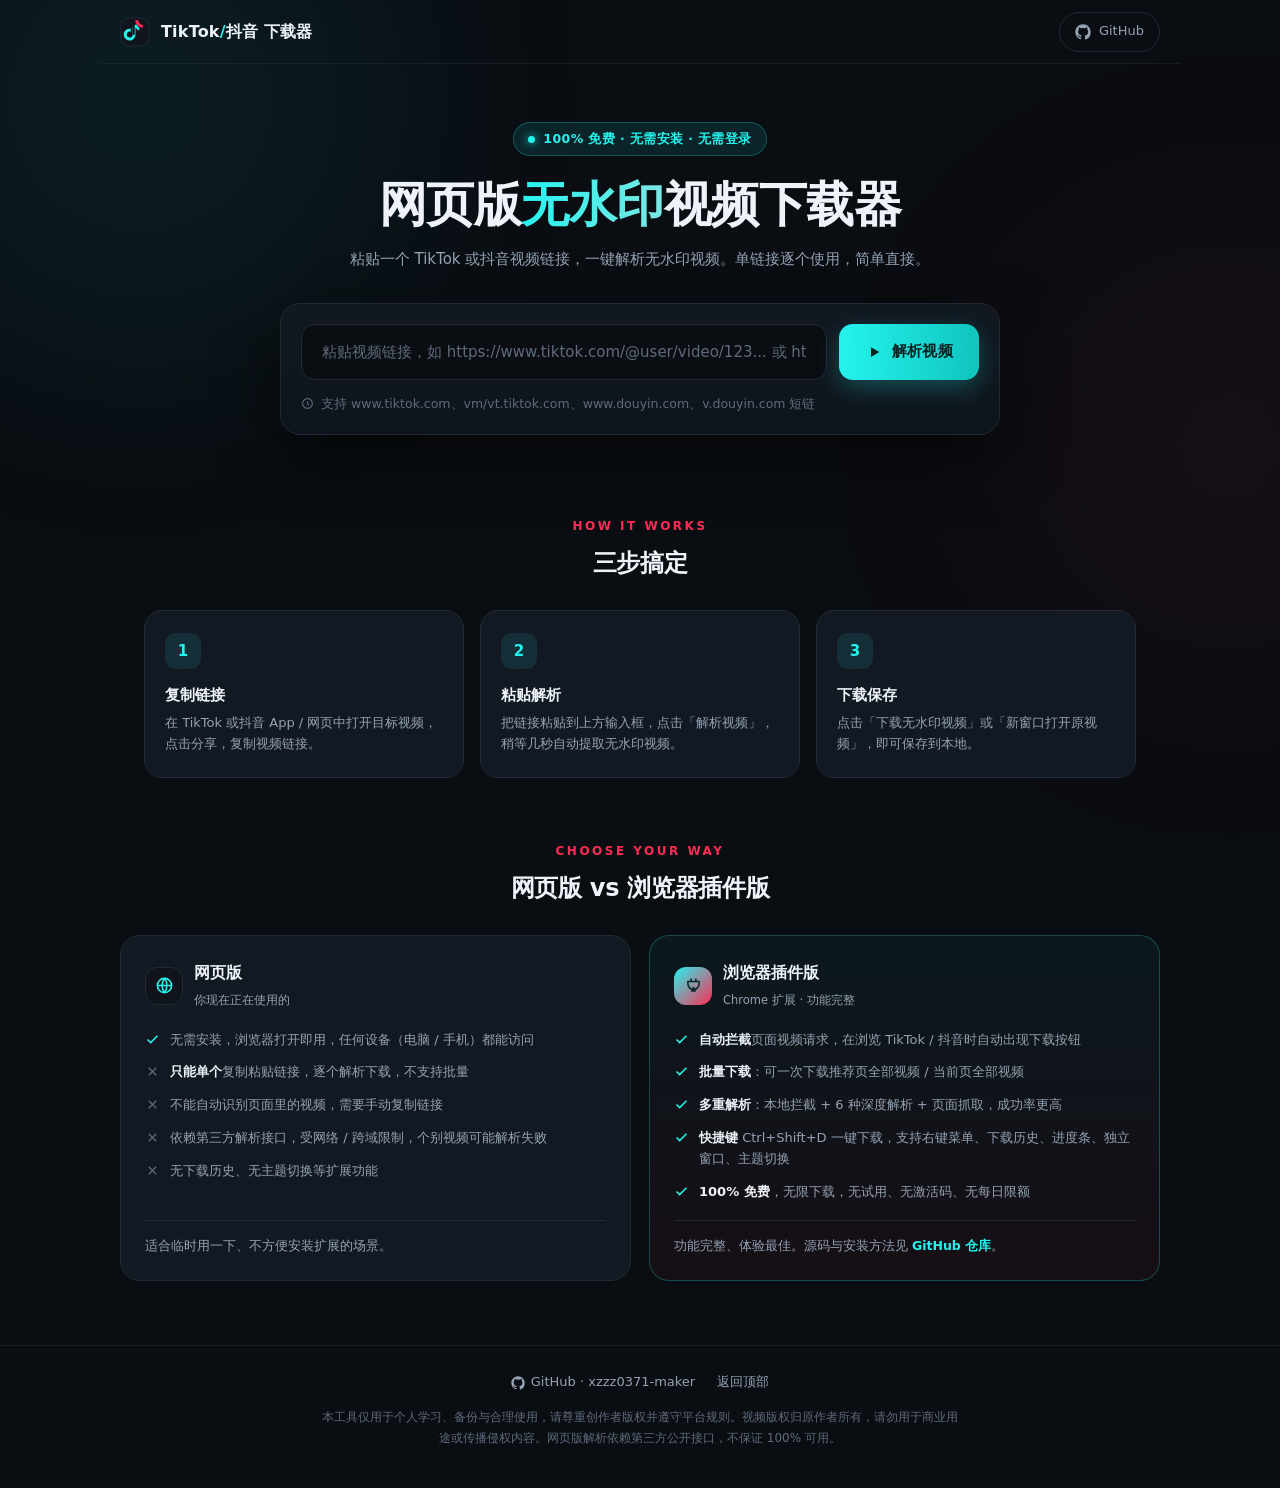
<file: web/index.html>
<!DOCTYPE html>
<html lang="zh-CN">
<head>
<meta charset="UTF-8">
<meta name="viewport" content="width=device-width, initial-scale=1.0">
<title>TikTok / 抖音 无水印视频下载器 · 网页版</title>
<link rel="stylesheet" href="https://miaoda.feishu.cn/fonts/css2?family=Noto+Sans+SC:wght@400;500;700;900&display=swap">
<style>
  :root{
    --bg:#0A0D12;
    --bg2:#0F141C;
    --card:#131922;
    --card2:#0F151D;
    --line:#212B38;
    --line2:rgba(37,244,238,0.25);
    --text:#EDF3F9;
    --text2:#94A3B4;
    --text3:#5D6B7C;
    --cyan:#25F4EE;
    --cyan-soft:rgba(37,244,238,0.10);
    --red:#FE2C55;
    --red-soft:rgba(254,44,85,0.10);
  }
  *{box-sizing:border-box;margin:0;padding:0;}
  html{scroll-behavior:smooth;}
  body{
    font-family:'Noto Sans SC','PingFang SC','Microsoft YaHei',system-ui,sans-serif;
    background:var(--bg);
    color:var(--text);
    line-height:1.6;
    -webkit-font-smoothing:antialiased;
    overflow-x:hidden;
  }
  .wrap{max-width:1080px;margin:0 auto;padding:0 20px;}

  /* ===== 背景氛围光晕 ===== */
  .bgfx{position:fixed;inset:0;pointer-events:none;z-index:0;overflow:hidden;}
  .bgfx::before,.bgfx::after{content:"";position:absolute;border-radius:50%;filter:blur(120px);opacity:0.5;}
  .bgfx::before{width:520px;height:520px;top:-160px;left:-120px;background:rgba(37,244,238,0.14);}
  .bgfx::after{width:460px;height:460px;top:24%;right:-180px;background:rgba(254,44,85,0.11);}

  /* ===== Header ===== */
  header{position:relative;z-index:20;}
  .nav{display:flex;align-items:center;justify-content:space-between;height:64px;gap:16px;border-bottom:1px solid rgba(33,43,56,0.6);}
  .brand{display:flex;align-items:center;gap:11px;font-weight:900;font-size:16px;letter-spacing:0.2px;white-space:nowrap;}
  .brand .logo{width:30px;height:30px;flex:none;}
  .brand b{color:var(--text);}
  .brand b em{font-style:normal;color:var(--cyan);}
  .nav .gh{
    display:inline-flex;align-items:center;gap:8px;height:40px;padding:0 15px;
    border:1px solid var(--line);border-radius:999px;color:var(--text2);
    text-decoration:none;font-size:13px;font-weight:500;white-space:nowrap;
    transition:border-color .15s,color .15s,transform .15s,box-shadow .15s;
  }
  .nav .gh:hover{border-color:var(--cyan);color:var(--cyan);box-shadow:0 0 0 3px var(--cyan-soft);transform:translateY(-1px);}
  .nav .gh svg{width:16px;height:16px;}

  /* ===== Hero ===== */
  .hero{position:relative;z-index:1;padding:58px 0 34px;text-align:center;}
  .hero .kicker{
    display:inline-flex;align-items:center;gap:8px;
    font-size:12.5px;font-weight:700;color:var(--cyan);
    border:1px solid var(--line2);background:var(--cyan-soft);
    padding:6px 14px;border-radius:999px;letter-spacing:0.4px;margin-bottom:20px;
  }
  .hero .kicker .dot{width:7px;height:7px;border-radius:50%;background:var(--cyan);box-shadow:0 0 10px var(--cyan);}
  h1{font-size:clamp(30px,5.2vw,48px);font-weight:900;line-height:1.18;letter-spacing:-0.5px;}
  h1 .g1{background:linear-gradient(92deg,var(--cyan),#7ce7e4);-webkit-background-clip:text;background-clip:text;color:transparent;}
  h1 .g2{background:linear-gradient(92deg,#ff7a97,var(--red));-webkit-background-clip:text;background-clip:text;color:transparent;}
  .hero .sub{max-width:600px;margin:14px auto 0;color:var(--text2);font-size:15px;}

  /* 输入区 */
  .dock{
    max-width:720px;margin:32px auto 0;
    background:linear-gradient(180deg,rgba(19,25,34,0.96),rgba(15,21,29,0.96));
    border:1px solid var(--line);border-radius:20px;
    padding:20px;box-shadow:0 24px 60px rgba(0,0,0,0.5);
    backdrop-filter:blur(8px);
  }
  .dock .bar{display:flex;gap:12px;}
  .dock input{
    flex:1;min-width:0;height:56px;padding:0 20px;border-radius:14px;
    background:var(--bg);border:1px solid var(--line);color:var(--text);
    font-size:15px;font-family:inherit;outline:none;
    transition:border-color .15s,box-shadow .15s;
  }
  .dock input::placeholder{color:var(--text3);}
  .dock input:focus{border-color:var(--cyan);box-shadow:0 0 0 3px var(--cyan-soft);}
  .dock button{
    flex:none;height:56px;padding:0 26px;border:none;border-radius:14px;cursor:pointer;
    background:linear-gradient(92deg,var(--cyan),#0fc4bd);
    color:#05211f;font-size:15px;font-weight:900;font-family:inherit;letter-spacing:0.3px;
    display:inline-flex;align-items:center;gap:9px;
    box-shadow:0 8px 24px rgba(37,244,238,0.25);
    transition:filter .15s,transform .15s,box-shadow .15s;
  }
  .dock button:hover{filter:brightness(1.06);transform:translateY(-1px);box-shadow:0 12px 30px rgba(37,244,238,0.32);}
  .dock button:disabled{filter:grayscale(0.55) brightness(0.7);cursor:not-allowed;transform:none;box-shadow:none;}
  .dock button svg{width:18px;height:18px;}
  .dock .hint{margin-top:14px;font-size:12.5px;color:var(--text3);text-align:left;display:flex;align-items:center;gap:7px;}
  .dock .hint svg{width:13px;height:13px;flex:none;color:var(--text3);}

  /* 解析状态 */
  .status{margin-top:14px;font-size:13px;color:var(--text2);display:none;align-items:center;gap:9px;justify-content:flex-start;}
  .status.show{display:flex;}
  .status.err{color:var(--red);}
  .status .spin{
    width:15px;height:15px;border-radius:50%;flex:none;
    border:2px solid var(--line);border-top-color:var(--cyan);
    animation:sp 0.8s linear infinite;
  }
  @keyframes sp{to{transform:rotate(360deg);}}

  /* ===== 结果卡片（横向媒体卡） ===== */
  .result{display:none;max-width:760px;margin:26px auto 0;position:relative;z-index:1;}
  .result.show{display:block;}
  .vcard{
    background:linear-gradient(180deg,rgba(19,25,34,0.97),rgba(15,21,29,0.97));
    border:1px solid var(--line);border-radius:20px;overflow:hidden;
    box-shadow:0 24px 60px rgba(0,0,0,0.5);
    display:grid;grid-template-columns:280px 1fr;
  }
  .vmedia{position:relative;background:#000;min-height:360px;}
  .vmedia img{width:100%;height:100%;object-fit:cover;display:block;position:absolute;inset:0;}
  .vmedia video{width:100%;height:100%;object-fit:contain;display:block;background:#000;position:absolute;inset:0;}
  .vmedia .shade{position:absolute;inset:0;background:linear-gradient(180deg,rgba(0,0,0,0.02) 55%,rgba(0,0,0,0.55));pointer-events:none;}
  .vmedia .playbtn{
    position:absolute;left:50%;top:50%;transform:translate(-50%,-50%);
    width:62px;height:62px;border-radius:50%;border:1px solid rgba(255,255,255,0.3);cursor:pointer;
    background:rgba(0,0,0,0.55);color:#fff;backdrop-filter:blur(6px);
    display:flex;align-items:center;justify-content:center;
    transition:background .18s,color .18s,transform .18s,box-shadow .18s;
    z-index:2;
  }
  .vmedia .playbtn:hover{background:var(--cyan);color:#06282a;transform:translate(-50%,-50%) scale(1.08);box-shadow:0 0 30px rgba(37,244,238,0.5);}
  .vmedia .playbtn svg{width:26px;height:26px;margin-left:3px;}
  .vmedia .dur{
    position:absolute;right:12px;bottom:12px;padding:3px 9px;border-radius:7px;
    background:rgba(0,0,0,0.72);color:#fff;font-size:12px;font-weight:700;z-index:2;
  }
  .vmedia .wmark{
    position:absolute;left:12px;bottom:12px;z-index:2;display:flex;align-items:center;gap:6px;
    font-size:11px;font-weight:700;color:rgba(255,255,255,0.85);
    background:rgba(0,0,0,0.5);padding:4px 9px;border-radius:999px;backdrop-filter:blur(4px);
  }
  .vmedia .wmark svg{width:12px;height:12px;color:var(--cyan);}

  .vinfo{padding:22px 24px;display:flex;flex-direction:column;min-width:0;text-align:left;}
  .vmeta{display:flex;align-items:center;gap:10px;margin-bottom:10px;flex-wrap:wrap;}
  .vmeta .author{
    display:inline-flex;align-items:center;gap:8px;
    font-size:13.5px;font-weight:800;color:var(--text);
  }
  .vmeta .author .avatar{
    width:30px;height:30px;border-radius:50%;flex:none;
    background:linear-gradient(135deg,var(--cyan),var(--red));
    display:flex;align-items:center;justify-content:center;color:#06282a;
  }
  .vmeta .author .avatar svg{width:16px;height:16px;}
  .vmeta .author small{color:var(--cyan);font-weight:600;font-size:12px;margin-left:2px;}
  .vmeta .src{margin-left:auto;font-size:11px;color:var(--text3);border:1px solid var(--line);padding:3px 10px;border-radius:999px;background:var(--bg2);}
  .vtitle{font-size:15.5px;font-weight:700;line-height:1.55;color:var(--text);word-break:break-word;}
  .vtitle .htag{color:var(--cyan);font-weight:700;}
  .vacts{display:flex;gap:10px;margin-top:auto;padding-top:18px;flex-wrap:wrap;}
  .vacts a,.vacts button{
    flex:1 1 160px;min-height:50px;border-radius:14px;cursor:pointer;
    display:inline-flex;align-items:center;justify-content:center;gap:9px;
    font-size:14px;font-weight:800;font-family:inherit;text-decoration:none;
    transition:filter .15s,transform .15s,box-shadow .15s;
  }
  .vacts a:hover,.vacts button:hover{filter:brightness(1.06);transform:translateY(-1px);}
  .vacts .dl{
    background:linear-gradient(92deg,var(--red),#e02850);color:#fff;border:none;
    box-shadow:0 8px 24px rgba(254,44,85,0.28);
  }
  .vacts .dl:hover{box-shadow:0 12px 30px rgba(254,44,85,0.36);}
  .vacts .dl.busy{opacity:0.72;cursor:progress;filter:saturate(0.85);transform:none;}
  .vacts .open{background:var(--bg);color:var(--text);border:1px solid var(--line);}
  .vacts .open:hover{border-color:var(--cyan);color:var(--cyan);box-shadow:0 0 0 3px var(--cyan-soft);}
  .vacts .open svg{width:16px;height:16px;color:var(--cyan);}
  .vnote{margin-top:12px;font-size:12px;color:var(--text3);display:flex;gap:7px;align-items:flex-start;line-height:1.6;}
  .vnote svg{width:13px;height:13px;flex:none;margin-top:2px;}

  /* ===== 步骤 ===== */
  .steps{position:relative;z-index:1;padding:48px 0 8px;}
  .sec-head{text-align:center;margin-bottom:28px;}
  .sec-head .tag{font-size:12px;font-weight:700;color:var(--red);letter-spacing:2.5px;margin-bottom:8px;}
  .sec-head h2{font-size:24px;font-weight:900;letter-spacing:-0.3px;}
  .stepgrid{display:flex;gap:16px;flex-wrap:wrap;justify-content:center;}
  .step{
    flex:1 1 220px;max-width:320px;background:var(--card);border:1px solid var(--line);
    border-radius:18px;padding:22px 20px;text-align:left;
    transition:transform .15s,border-color .15s;
  }
  .step:hover{transform:translateY(-3px);border-color:var(--line2);}
  .step .num{
    width:36px;height:36px;border-radius:11px;display:flex;align-items:center;justify-content:center;
    background:var(--cyan-soft);color:var(--cyan);font-weight:900;font-size:15px;margin-bottom:14px;
  }
  .step h3{font-size:15px;font-weight:800;margin-bottom:6px;}
  .step p{font-size:13px;color:var(--text2);}

  /* ===== 对比 ===== */
  .compare{position:relative;z-index:1;padding:56px 0 8px;}
  .cols{display:flex;gap:18px;flex-wrap:wrap;align-items:stretch;}
  .cbox{
    flex:1 1 320px;border-radius:20px;padding:24px;border:1px solid var(--line);
    display:flex;flex-direction:column;background:var(--card);
    transition:transform .15s,border-color .15s;
  }
  .cbox:hover{transform:translateY(-3px);}
  .cbox.web:hover{border-color:var(--line2);}
  .cbox.plug{border-color:var(--line2);background:linear-gradient(180deg,rgba(37,244,238,0.05),rgba(254,44,85,0.05));}
  .cbox .chead{display:flex;align-items:center;gap:11px;margin-bottom:16px;}
  .cbox .chead .ico{width:38px;height:38px;border-radius:12px;display:flex;align-items:center;justify-content:center;flex:none;}
  .cbox.web .chead .ico{background:var(--bg2);border:1px solid var(--line);color:var(--cyan);}
  .cbox.plug .chead .ico{background:linear-gradient(135deg,var(--cyan),var(--red));color:#06282a;}
  .cbox .chead .ico svg{width:19px;height:19px;}
  .cbox .chead b{font-size:16px;font-weight:900;display:block;}
  .cbox .chead small{font-size:11.5px;color:var(--text2);font-weight:500;}
  .cbox ul{list-style:none;display:flex;flex-direction:column;gap:12px;margin-top:2px;flex:1;}
  .cbox li{display:flex;gap:10px;font-size:13px;color:var(--text2);align-items:flex-start;}
  .cbox li svg{width:15px;height:15px;flex:none;margin-top:2px;}
  .cbox li.good svg{color:var(--cyan);}
  .cbox li.bad svg{color:var(--text3);}
  .cbox li b{color:var(--text);font-weight:700;}
  .cbox .ft{margin-top:18px;padding-top:15px;border-top:1px solid var(--line);font-size:12.5px;color:var(--text2);}
  .cbox.plug .ft a{color:var(--cyan);text-decoration:none;font-weight:700;}
  .cbox.plug .ft a:hover{text-decoration:underline;}

  /* ===== Footer ===== */
  footer{position:relative;z-index:1;border-top:1px solid rgba(33,43,56,0.6);margin-top:56px;padding:26px 0 40px;text-align:center;}
  footer .flinks{display:flex;justify-content:center;gap:22px;flex-wrap:wrap;margin-bottom:14px;}
  footer .flinks a{color:var(--text2);text-decoration:none;font-size:13px;display:inline-flex;align-items:center;gap:6px;}
  footer .flinks a svg{width:14px;height:14px;}
  footer .flinks a:hover{color:var(--cyan);}
  footer .disc{font-size:12px;color:var(--text3);max-width:640px;margin:0 auto;line-height:1.7;}

  @media (max-width:760px){
    .hero{padding:40px 0 24px;}
    .vcard{grid-template-columns:1fr;}
    .vmedia{min-height:0;aspect-ratio:9/16;max-height:70vh;}
    .vinfo{padding:18px 18px 20px;}
    .vacts a,.vacts button{flex-basis:100%;}
    .dock{padding:14px;}
    .dock .bar{flex-direction:column;}
    .dock button{width:100%;justify-content:center;height:54px;}
    .step{flex-basis:100%;}
    .cbox{flex-basis:100%;}
  }
</style>
</head>
<body>

<div class="bgfx" aria-hidden="true"></div>

<header>
  <div class="wrap nav">
    <div class="brand">
      <svg class="logo" viewBox="0 0 32 32" fill="none" aria-hidden="true">
        <rect x="1" y="1" width="30" height="30" rx="9" fill="#10151D" stroke="#212B38"/>
        <path d="M13.5 10.5v8.2a3.1 3.1 0 1 1-2-2.9v-3.2a6.3 6.3 0 1 0 5 6.2V11a6.6 6.6 0 0 0 4 3.7v-3.4a3.2 3.2 0 0 1-2.3-3.1h-2.5v10.1a1 1 0 0 1-1 .9 1 1 0 0 1-.9-1V10.5h-.3z" fill="#25F4EE"/>
        <path d="M24.5 8.5a5 5 0 0 1-3.8-1.8 5 5 0 0 1-1.2-3.2h-3.2a7.8 7.8 0 0 0 2.2 5.4 7.8 7.8 0 0 0 6 2.6V8.5z" fill="#FE2C55"/>
      </svg>
      <b>TikTok<em>/</em>抖音 下载器</b>
    </div>
    <a class="gh" href="https://github.com/xzzz0371-maker/tiktok-downloader-v3" target="_blank" rel="noopener">
      <svg viewBox="0 0 24 24" fill="currentColor" aria-hidden="true"><path d="M12 .5C5.6.5.5 5.6.5 12c0 5.1 3.3 9.4 7.9 10.9.6.1.8-.3.8-.6v-2c-3.2.7-3.9-1.4-3.9-1.4-.5-1.3-1.3-1.7-1.3-1.7-1-.7.1-.7.1-.7 1.2.1 1.8 1.2 1.8 1.2 1 1.8 2.7 1.3 3.4 1 .1-.8.4-1.3.7-1.6-2.6-.3-5.3-1.3-5.3-5.8 0-1.3.5-2.3 1.2-3.1-.1-.3-.5-1.5.1-3.1 0 0 1-.3 3.3 1.2a11.5 11.5 0 0 1 6 0C17.3 5 18.3 5.3 18.3 5.3c.6 1.6.2 2.8.1 3.1.8.8 1.2 1.8 1.2 3.1 0 4.5-2.7 5.5-5.3 5.8.4.4.8 1.1.8 2.2v3.3c0 .3.2.7.8.6A11.5 11.5 0 0 0 23.5 12C23.5 5.6 18.4.5 12 .5z"/></svg>
      GitHub
    </a>
  </div>
</header>

<main class="wrap">

  <!-- ===== Hero + 下载工具 ===== -->
  <section class="hero">
    <div class="kicker"><span class="dot"></span>100% 免费 · 无需安装 · 无需登录</div>
    <h1>网页版<span class="g1">无水印</span>视频下载器</h1>
    <p class="sub">粘贴一个 TikTok 或抖音视频链接，一键解析无水印视频。单链接逐个使用，简单直接。</p>

    <div class="dock">
      <div class="bar">
        <input id="urlInput" type="text" spellcheck="false"
               placeholder="粘贴视频链接，如 https://www.tiktok.com/@user/video/123... 或 https://v.douyin.com/xxx" autocomplete="off">
        <button id="parseBtn" type="button">
          <svg viewBox="0 0 24 24" fill="currentColor" aria-hidden="true"><path d="M8 5.5v13l11-6.5-11-6.5z"/></svg>
          解析视频
        </button>
      </div>
      <div class="hint">
        <svg viewBox="0 0 24 24" fill="none" stroke="currentColor" stroke-width="2" aria-hidden="true"><circle cx="12" cy="12" r="9"/><path d="M12 8v5l3 2"/></svg>
        支持 www.tiktok.com、vm/vt.tiktok.com、www.douyin.com、v.douyin.com 短链
      </div>
      <div id="status" class="status"></div>
    </div>

    <!-- 解析结果 -->
    <div id="result" class="result">
      <div class="vcard">
        <div class="vmedia">
          <img id="vCover" alt="" hidden>
          <video id="vPlayer" controls playsinline preload="metadata" hidden></video>
          <button id="vPlayBtn" class="playbtn" type="button" aria-label="预览视频" hidden>
            <svg viewBox="0 0 24 24" fill="currentColor" aria-hidden="true"><path d="M8 5.5v13l11-6.5-11-6.5z"/></svg>
          </button>
          <span class="wmark" id="vWmark" hidden>
            <svg viewBox="0 0 24 24" fill="none" stroke="currentColor" stroke-width="2.2" aria-hidden="true"><path d="M12 3v18M4 12h16"/></svg>
            无水印
          </span>
          <span id="vDur" class="dur" hidden></span>
          <span class="shade" aria-hidden="true"></span>
        </div>
        <div class="vinfo">
          <div class="vmeta">
            <span class="author">
              <span class="avatar">
                <svg viewBox="0 0 24 24" fill="currentColor" aria-hidden="true"><path d="M12 12a4 4 0 1 0 0-8 4 4 0 0 0 0 8zm0 2c-4.4 0-8 2.2-8 5v1h16v-1c0-2.8-3.6-5-8-5z"/></svg>
              </span>
              <span id="vAuthor"></span><small>发布者</small>
            </span>
            <span id="vSource" class="src"></span>
          </div>
          <div id="vTitle" class="vtitle"></div>
          <div class="vacts">
            <a id="vDownload" class="dl" href="#" download>
              <svg viewBox="0 0 24 24" fill="none" stroke="currentColor" stroke-width="2.2" aria-hidden="true"><path d="M12 3v12m0 0 4-4m-4 4-4-4M4 21h16"/></svg>
              下载无水印视频
            </a>
            <a id="vOpen" class="open" href="#" target="_blank" rel="noopener">
              <svg viewBox="0 0 24 24" fill="none" stroke="currentColor" stroke-width="2" aria-hidden="true"><path d="M18 13v6a2 2 0 0 1-2 2H5a2 2 0 0 1-2-2V8a2 2 0 0 1 2-2h6"/><path d="M15 3h6v6M10 14 21 3"/></svg>
              新窗口打开原视频
            </a>
          </div>
          <div class="vnote">
            <svg viewBox="0 0 24 24" fill="none" stroke="currentColor" stroke-width="2" aria-hidden="true"><circle cx="12" cy="12" r="9"/><path d="M12 11v5m0-8.5h.01"/></svg>
            <span id="vNoteText">点击「下载无水印视频」会经同域代理直接保存到本地，无需右键。</span>
          </div>
        </div>
      </div>
    </div>
  </section>

  <!-- ===== 使用步骤 ===== -->
  <section class="steps">
    <div class="sec-head">
      <div class="tag">HOW IT WORKS</div>
      <h2>三步搞定</h2>
    </div>
    <div class="stepgrid">
      <div class="step">
        <div class="num">1</div>
        <h3>复制链接</h3>
        <p>在 TikTok 或抖音 App / 网页中打开目标视频，点击分享，复制视频链接。</p>
      </div>
      <div class="step">
        <div class="num">2</div>
        <h3>粘贴解析</h3>
        <p>把链接粘贴到上方输入框，点击「解析视频」，稍等几秒自动提取无水印视频。</p>
      </div>
      <div class="step">
        <div class="num">3</div>
        <h3>下载保存</h3>
        <p>点击「下载无水印视频」或「新窗口打开原视频」，即可保存到本地。</p>
      </div>
    </div>
  </section>

  <!-- ===== 网页版 vs 插件版 ===== -->
  <section class="compare">
    <div class="sec-head">
      <div class="tag">CHOOSE YOUR WAY</div>
      <h2>网页版 vs 浏览器插件版</h2>
    </div>
    <div class="cols">

      <div class="cbox web">
        <div class="chead">
          <div class="ico">
            <svg viewBox="0 0 24 24" fill="none" stroke="currentColor" stroke-width="2" aria-hidden="true"><circle cx="12" cy="12" r="9"/><path d="M3 12h18M12 3a15 15 0 0 1 0 18M12 3a15 15 0 0 0 0 18"/></svg>
          </div>
          <div>
            <b>网页版</b>
            <small>你现在正在使用的</small>
          </div>
        </div>
        <ul>
          <li class="good"><svg viewBox="0 0 24 24" fill="none" stroke="currentColor" stroke-width="2.4" aria-hidden="true"><path d="M20 6 9 17l-5-5"/></svg><span>无需安装，浏览器打开即用，任何设备（电脑 / 手机）都能访问</span></li>
          <li class="bad"><svg viewBox="0 0 24 24" fill="none" stroke="currentColor" stroke-width="2" aria-hidden="true"><path d="M6 6l12 12M18 6 6 18"/></svg><span><b>只能单个</b>复制粘贴链接，逐个解析下载，不支持批量</span></li>
          <li class="bad"><svg viewBox="0 0 24 24" fill="none" stroke="currentColor" stroke-width="2" aria-hidden="true"><path d="M6 6l12 12M18 6 6 18"/></svg><span>不能自动识别页面里的视频，需要手动复制链接</span></li>
          <li class="bad"><svg viewBox="0 0 24 24" fill="none" stroke="currentColor" stroke-width="2" aria-hidden="true"><path d="M6 6l12 12M18 6 6 18"/></svg><span>依赖第三方解析接口，受网络 / 跨域限制，个别视频可能解析失败</span></li>
          <li class="bad"><svg viewBox="0 0 24 24" fill="none" stroke="currentColor" stroke-width="2" aria-hidden="true"><path d="M6 6l12 12M18 6 6 18"/></svg><span>无下载历史、无主题切换等扩展功能</span></li>
        </ul>
        <div class="ft">适合临时用一下、不方便安装扩展的场景。</div>
      </div>

      <div class="cbox plug">
        <div class="chead">
          <div class="ico">
            <svg viewBox="0 0 24 24" fill="none" stroke="currentColor" stroke-width="2" aria-hidden="true"><path d="M9 3v4m6-4v4M5 7h14v3a7 7 0 0 1-14 0V7zM12 14v5m0 0h-3m3 0h3"/></svg>
          </div>
          <div>
            <b>浏览器插件版</b>
            <small>Chrome 扩展 · 功能完整</small>
          </div>
        </div>
        <ul>
          <li class="good"><svg viewBox="0 0 24 24" fill="none" stroke="currentColor" stroke-width="2.4" aria-hidden="true"><path d="M20 6 9 17l-5-5"/></svg><span><b>自动拦截</b>页面视频请求，在浏览 TikTok / 抖音时自动出现下载按钮</span></li>
          <li class="good"><svg viewBox="0 0 24 24" fill="none" stroke="currentColor" stroke-width="2.4" aria-hidden="true"><path d="M20 6 9 17l-5-5"/></svg><span><b>批量下载</b>：可一次下载推荐页全部视频 / 当前页全部视频</span></li>
          <li class="good"><svg viewBox="0 0 24 24" fill="none" stroke="currentColor" stroke-width="2.4" aria-hidden="true"><path d="M20 6 9 17l-5-5"/></svg><span><b>多重解析</b>：本地拦截 + 6 种深度解析 + 页面抓取，成功率更高</span></li>
          <li class="good"><svg viewBox="0 0 24 24" fill="none" stroke="currentColor" stroke-width="2.4" aria-hidden="true"><path d="M20 6 9 17l-5-5"/></svg><span><b>快捷键</b> Ctrl+Shift+D 一键下载，支持右键菜单、下载历史、进度条、独立窗口、主题切换</span></li>
          <li class="good"><svg viewBox="0 0 24 24" fill="none" stroke="currentColor" stroke-width="2.4" aria-hidden="true"><path d="M20 6 9 17l-5-5"/></svg><span><b>100% 免费</b>，无限下载，无试用、无激活码、无每日限额</span></li>
        </ul>
        <div class="ft">功能完整、体验最佳。源码与安装方法见 <a href="https://github.com/xzzz0371-maker/tiktok-downloader-v3" target="_blank" rel="noopener">GitHub 仓库</a>。</div>
      </div>

    </div>
  </section>

</main>

<footer>
  <div class="flinks">
    <a href="https://github.com/xzzz0371-maker/tiktok-downloader-v3" target="_blank" rel="noopener">
      <svg viewBox="0 0 24 24" fill="currentColor" aria-hidden="true"><path d="M12 .5C5.6.5.5 5.6.5 12c0 5.1 3.3 9.4 7.9 10.9.6.1.8-.3.8-.6v-2c-3.2.7-3.9-1.4-3.9-1.4-.5-1.3-1.3-1.7-1.3-1.7-1-.7.1-.7.1-.7 1.2.1 1.8 1.2 1.8 1.2 1 1.8 2.7 1.3 3.4 1 .1-.8.4-1.3.7-1.6-2.6-.3-5.3-1.3-5.3-5.8 0-1.3.5-2.3 1.2-3.1-.1-.3-.5-1.5.1-3.1 0 0 1-.3 3.3 1.2a11.5 11.5 0 0 1 6 0C17.3 5 18.3 5.3 18.3 5.3c.6 1.6.2 2.8.1 3.1.8.8 1.2 1.8 1.2 3.1 0 4.5-2.7 5.5-5.3 5.8.4.4.8 1.1.8 2.2v3.3c0 .3.2.7.8.6A11.5 11.5 0 0 0 23.5 12C23.5 5.6 18.4.5 12 .5z"/></svg>
      GitHub · xzzz0371-maker
    </a>
    <a href="#top">返回顶部</a>
  </div>
  <p class="disc">
    本工具仅用于个人学习、备份与合理使用，请尊重创作者版权并遵守平台规则。视频版权归原作者所有，请勿用于商业用途或传播侵权内容。网页版解析依赖第三方公开接口，不保证 100% 可用。
  </p>
</footer>

<script>
(function(){
  'use strict';

  var input  = document.getElementById('urlInput');
  var btn    = document.getElementById('parseBtn');
  var status = document.getElementById('status');
  var resBox = document.getElementById('result');
  var vCover = document.getElementById('vCover');
  var vPlayer= document.getElementById('vPlayer');
  var vPlayBtn= document.getElementById('vPlayBtn');
  var vWmark = document.getElementById('vWmark');
  var vDur   = document.getElementById('vDur');
  var vAuthor= document.getElementById('vAuthor');
  var vTitle = document.getElementById('vTitle');
  var vSource= document.getElementById('vSource');
  var vDl    = document.getElementById('vDownload');
  var vOpen  = document.getElementById('vOpen');
  var vNoteText = document.getElementById('vNoteText');

  // 自建解析后端（同域 Worker）：海外多源解析 + 页面直抓，成功率远高于浏览器直连第三方
  var OWN_PARSE_API = '/api/parse';
  var OWN_TOKEN = 'tdp2026x7kq9mz3vn8clw4r';
  // 同域视频代理（Cloudflare Pages advanced-mode Worker）：绕过跨域限制实现点击直接下载。
  // 必须带 token：后端 /api/proxy 已开启鉴权 + IP 限流，裸调用会被 401 拒绝。
  var PROXY_API = '/api/proxy?token=' + OWN_TOKEN + '&url=';
  var lastInput = '';

  // 只接受「已知媒体 CDN」的地址：第三方解析源与公共 CORS 代理的返回内容不可控，
  // 不校验等于把任意 URL 交给下载 / 预览 / 新窗口打开链路。
  var MEDIA_HOSTS = [
    'tiktokcdn.com', 'tiktokcdn-us.com', 'tiktokcdn-cn.com', 'tiktokcdn-eu.com', 'tiktokcdn-in.com',
    'tiktokv.com', 'webapp-prime.tiktok.com',
    'douyinvod.com', 'zjcdn.com', 'douyin.com', 'iesdouyin.com', 'douyinpic.com', 'douyinstatic.com',
    'amemv.com', 'bytecdn.cn', 'volccdn.com', 'byteimg.com', 'muscdn.com', 'ibytedtos.com'
  ];
  function isMediaUrl(u){
    if(!/^https?:\/\//i.test(u || '')) return false;
    // try 只包住 URL 解析：若把域名比对也包进来，一旦 MEDIA_HOSTS 未定义，
    // 所有地址都会被静默判为非法（表现为“解析结果里没有可用地址”，极难排查）
    var h;
    try{ h = new URL(u).hostname.toLowerCase(); }catch(e){ return false; }
    if(h === 'webapp-prime.tiktok.com' || h.endsWith('-webapp-prime.tiktok.com')) return true;
    return MEDIA_HOSTS.some(function(d){ return h === d || h.endsWith('.' + d); });
  }
  async function parseViaOwnBackend(rawUrl){
    try{
      var r = await fetchTimeout(OWN_PARSE_API + '?url=' + encodeURIComponent(rawUrl) + '&token=' + OWN_TOKEN, 15000);
      if(!r.ok) return null;
      var d = await r.json();
      if(!d || !d.success) return null;
      if(!d.videoUrl && (!d.images || !d.images.length)) return null;
      return {
        videoUrl: (/^https?:\/\//i.test(d.videoUrl || '')) ? d.videoUrl : '',
        cover: d.cover || '',
        title: d.title || '',
        author: d.author || '',
        duration: d.duration || 0,
        images: (d.images || []).filter(function(x){ return /^https?:\/\//i.test(x); }),
        type: d.type || 'video',
        source: '自建后端'
      };
    }catch(e){ return null; }
  }

  // 最后一档兜底：借公共 CORS 代理直接抓页面 HTML。
  // 注意：这两个是第三方公共服务，可靠性差，且会看到你请求的视频地址；
  // 只有在「自建后端 + 全部第三方 API」都失败后才会走到这里，
  // 且它们返回的地址必须通过 isMediaUrl 校验后才会被使用。
  var PROXIES = [
    function(u){ return 'https://api.allorigins.win/raw?url=' + encodeURIComponent(u); },
    function(u){ return 'https://corsproxy.io/?url=' + encodeURIComponent(u); }
  ];

  var SOURCES = [
    { name:'tikwm.com',    build:function(u){ return 'https://www.tikwm.com/api/?url=' + encodeURIComponent(u); }, parse:parseTikwm },
    { name:'api.tikwm.com',build:function(u){ return 'https://api.tikwm.com/api/?url=' + encodeURIComponent(u); }, parse:parseTikwm },
    { name:'tikwm.one',    build:function(u){ return 'https://www.tikwm.one/api/?url=' + encodeURIComponent(u); }, parse:parseTikwm },
    { name:'api.tikwm.one',build:function(u){ return 'https://api.tikwm.one/api/?url=' + encodeURIComponent(u); }, parse:parseTikwm },
    { name:'douyin.wtf',   build:function(u){ return 'https://api.douyin.wtf/api/?url=' + encodeURIComponent(u); }, parse:parseTikwm },
    { name:'tiklydown',    build:function(u){ return 'https://api.tiklydown.eu.org/api/download?url=' + encodeURIComponent(u); }, parse:parseTiklydown }
  ];

  function fetchText(url, timeout){
    var ctrl = new AbortController();
    var t = setTimeout(function(){ ctrl.abort(); }, timeout || 12000);
    return fetch(url, { signal:ctrl.signal, headers:{ 'Accept':'application/json,text/html,*/*' } })
      .then(function(r){ if(!r.ok) throw new Error('HTTP '+r.status); return r.text(); })
      .finally(function(){ clearTimeout(t); });
  }

  // 带超时的 fetch：不用 AbortSignal.timeout（老内核浏览器不支持），手动 AbortController 更兼容
  function fetchTimeout(url, ms){
    var ctrl = new AbortController();
    var t = setTimeout(function(){ ctrl.abort(); }, ms || 15000);
    var p = fetch(url, { signal: ctrl.signal, headers:{ 'Accept':'application/json,text/html,*/*' } });
    p.finally(function(){ clearTimeout(t); });
    return p;
  }

  function un(s){
    return String(s||'').replace(/\\u002F/g,'/').replace(/\\\//g,'/').replace(/\\u0026/g,'&').replace(/\\u0022/g,'"');
  }

  function esc(s){
    return String(s||'').replace(/[&<>"']/g, function(c){
      return { '&':'&amp;', '<':'&lt;', '>':'&gt;', '"':'&quot;', "'":'&#39;' }[c];
    });
  }

  function parseTikwm(txt){
    var j; try { j = JSON.parse(txt); } catch(e){ return null; }
    if(!j || (j.code !== undefined && j.code !== 0) || !j.data) return null;
    var d = j.data;
    var play = d.hdplay || d.play || '';
    if(!play) return null;
    return {
      videoUrl: un(play),
      cover: un(d.cover || d.origin_cover || ''),
      title: un(d.title || ''),
      author: (d.author && d.author.nickname) || d.nickname || '',
      duration: parseInt(d.duration,10) || 0
    };
  }

  function parseTiklydown(txt){
    var j; try { j = JSON.parse(txt); } catch(e){ return null; }
    if(!j || j.success === false) return null;
    var r = j.result || {};
    var play = r.video1 || r.video2 || r.video || '';
    if(!play) return null;
    return {
      videoUrl: un(play),
      cover: un(r.thumbnail || ''),
      title: un(r.title || ''),
      author: un(r.author || ''),
      duration: parseInt(r.duration,10) || 0
    };
  }

  function pickUrl(raw){
    // 优先整段 http(s) 链接；无协议时按“可选子域名 + tiktok/douyin 域名”整体匹配，
    // 且要求前一个字符是空白/引号/括号等边界，避免从 xdouyin.com 之类中间截出错误域名。
    var m1 = raw.match(/https?:\/\/[^\s"'<>]+/i);
    var m2 = raw.match(/(?:^|[\s"'<>（(])((?:[\w-]+\.)*(?:tiktok|douyin|iesdouyin)\.com[^\s"'<>]*)/i);
    var u = (m1 && m1[0]) || (m2 && m2[1]) || '';
    if(!u) return null;
    u = u.replace(/[),.;，。、]+$/,'');
    if(!/^https?:/i.test(u)) u = 'https://' + u;
    return u;
  }

  function extractFromHtml(html){
    var h = un(html);
    var found = [];
    var re, m;
    re = /"hdplay"\s*:\s*"([^"]+)"/g; while((m=re.exec(h))) found.push(m[1]);
    re = /"playAddr"\s*:\s*"([^"]+)"/g; while((m=re.exec(h))) found.push(m[1]);
    re = /https?:\\?\/\\?\/[^"\s]+\.(?:mp4|m3u8)[^"\s]*/g; while((m=re.exec(h))) found.push(m[1]);
    found = found.filter(function(u){ return !/apk_new|desktop_videos|download\/apk|ads|promotion/i.test(u); });
    if(!found.length) return null;
    var dedup = found.filter(function(v,i){ return found.indexOf(v)===i; });
    var pick = dedup.filter(function(u){ return /playwm/i.test(u) ? false : true; })[0] || dedup[0];
    if(!pick) return null;
    var title = (h.match(/<meta[^>]+property="og:title"[^>]+content="([^"]+)"/)||[])[1] || '';
    var cover = (h.match(/<meta[^>]+property="og:image"[^>]+content="([^"]+)"/)||[])[1] || '';
    var desc  = (h.match(/<meta[^>]+property="og:description"[^>]+content="([^"]+)"/)||[])[1] || '';
    var author = (desc.match(/@([A-Za-z0-9_.]+)/)||[])[1] || '';
    return { videoUrl: un(pick), cover: un(cover), title: un(title), author: author, duration:0 };
  }

  async function parseViaPage(finalUrl){
    for(var i=0;i<PROXIES.length;i++){
      try{
        var html = await fetchText(PROXIES[i](finalUrl), 16000);
        var v = extractFromHtml(html);
        if(v && v.videoUrl) return v;
      }catch(e){ /* try next proxy */ }
    }
    return null;
  }

  async function resolve(url){
    var own = await parseViaOwnBackend(url);
    if(own) return own;
    for(var i=0;i<SOURCES.length;i++){
      try{
        var txt = await fetchText(SOURCES[i].build(url));
        var v = SOURCES[i].parse(txt);
        if(v && v.videoUrl){ v.source = SOURCES[i].name; return v; }
      }catch(e){ /* try next source */ }
    }
    var page = await parseViaPage(url);
    if(page && page.videoUrl){ page.source = '页面解析'; return page; }
    return null;
  }

  function fmtDur(s){
    if(!s || isNaN(s) || s<=0) return '';
    var m = Math.floor(s/60), sec = Math.floor(s%60);
    return m + ':' + (sec<10?'0':'') + sec;
  }

  // 标题：普通文字转义，#话题 高亮为标签
  function renderTitle(t){
    if(!t) return '';
    var parts = String(t).split(/(#[A-Za-z0-9_\u4e00-\u9fa5]+)/g);
    var out = '';
    for(var i=0;i<parts.length;i++){
      var p = parts[i];
      if(!p) continue;
      if(/^#/.test(p)){ out += '<span class="htag">' + esc(p) + '</span>'; }
      else{ out += esc(p); }
    }
    return out;
  }

  function setStatus(msg, isErr){
    status.className = 'status show' + (isErr ? ' err' : '');
    status.innerHTML = '';
    if(!isErr){
      var sp = document.createElement('span'); sp.className='spin';
      status.appendChild(sp);
    }
    status.appendChild(document.createTextNode(msg));
  }

  function hideStatus(){ status.className='status'; status.innerHTML=''; }

  // 只在地址确为 http(s) 时才新窗口打开，防止第三方返回 javascript: 之类协议被当作 URL 执行
  function safeOpenUrl(u){
    if(!/^https?:\/\//i.test(u || '')) return false;
    window.open(u, '_blank');
    return true;
  }

  function showResult(v){
    var hasVideo = isMediaUrl(v.videoUrl);
    var imgs = (v.images || []).filter(isMediaUrl);
    if(!hasVideo && !imgs.length){
      setStatus('解析结果中没有可用的媒体地址（链接可能已失效），请稍后重试', true);
      return;
    }
    vCover.hidden = !v.cover;
    if(v.cover) vCover.src = v.cover;
    vPlayer.pause();
    vPlayer.removeAttribute('src');
    vPlayer.load();
    vPlayer.hidden = true;
    vPlayBtn.hidden = !(v.cover && hasVideo);
    vWmark.hidden = false;
    vDur.hidden = !fmtDur(v.duration);
    if(fmtDur(v.duration)) vDur.textContent = fmtDur(v.duration);
    vAuthor.textContent = v.author || '未知作者';
    vTitle.innerHTML = renderTitle(v.title || '（无标题）');
    vSource.textContent = '来源：' + v.source;
    if(imgs.length && !hasVideo){
      vDl.dataset.album = '1';
      vDl.dataset.albumUrls = JSON.stringify(imgs);
      vDl.innerHTML = '<svg viewBox="0 0 24 24" fill="none" stroke="currentColor" stroke-width="2.2" aria-hidden="true"><path d="M12 3v12m0 0 4-4m-4 4-4-4M4 21h16"/></svg>下载图集（' + imgs.length + ' 张）';
    } else {
      delete vDl.dataset.album;
      delete vDl.dataset.albumUrls;
    }
    vDl.href = hasVideo ? v.videoUrl : imgs[0];
    vDl.setAttribute('download','');
    // 纯图集没有“原视频”：隐藏并置空，避免 href='#'/'javascript:...' 导致点击跳到本页或执行
    vOpen.href = hasVideo ? v.videoUrl : '#';
    vOpen.hidden = !hasVideo;
    resBox.classList.add('show');
  }

  vPlayBtn.addEventListener('click', function(){
    var src = vDl.getAttribute('href') || vDl.href;
    if(!src) return;
    vPlayer.src = src;
    vCover.hidden = true;
    vPlayBtn.hidden = true;
    vWmark.hidden = true;
    vPlayer.hidden = false;
    vPlayer.play().catch(function(){ /* 自动播放被拦截时等待用户手动播放 */ });
  });

  // 点击"下载无水印视频"：经同域代理取流 → blob → 触发浏览器直接保存，无需右键
  // 点击下载：经同域代理取流 → blob → 直接保存；图集依次下载全部图片
  // 失败（TikTok CDN 间歇风控）→ 重新解析拿新签名链接重试，最多 2 次
  vDl.addEventListener('click', function(e){
    e.preventDefault();
    var src = vDl.getAttribute('href') || vDl.href;
    if(!src || src === '#') return;
    if(vDl.classList.contains('busy')) return; // 下载进行中禁止重复点击，防止并发重复下载
    var orig = vDl.innerHTML;
    var attempt = 0;
    var isAlbum = !!(vDl.dataset.album && vDl.dataset.albumUrls);
    var doDownload = function(targetUrls){
      vDl.innerHTML = '<svg viewBox="0 0 24 24" fill="none" stroke="currentColor" stroke-width="2.4" aria-hidden="true"><path d="M21 12a9 9 0 1 1-9-9"/></svg>下载中…';
      vDl.classList.add('busy');
      var dlOne = function(u, i){
        return fetch(PROXY_API + encodeURIComponent(u))
          .then(function(r){ if(!r.ok) throw new Error('HTTP ' + r.status); return r.blob(); })
          .then(function(blob){
            var objUrl = URL.createObjectURL(blob);
            var a = document.createElement('a');
            var mm = (u.match(/\.(png|jpe?g|webp|mp4)/i)||[])[1];
            // 无扩展名的 CDN 链接：图集默认 jpg、视频默认 mp4，避免把图片存成 .mp4
            var m = mm ? mm.toLowerCase() : (isAlbum ? 'jpg' : 'mp4');
            a.href = objUrl;
            a.download = 'tiktok-' + Date.now() + '-' + (i + 1) + '.' + m;
            document.body.appendChild(a);
            a.click();
            a.remove();
            setTimeout(function(){ URL.revokeObjectURL(objUrl); }, 5000);
          });
      };
      var chain = targetUrls.reduce(function(p, u, i){ return p.then(function(){ return dlOne(u, i); }); }, Promise.resolve());
      chain
        .then(function(){
          vNoteText.textContent = '已开始下载' + (targetUrls.length > 1 ? ' ' + targetUrls.length + ' 张图片' : '') + '，请查看浏览器下载记录。';
          vDl.innerHTML = orig;
          vDl.classList.remove('busy');
        })
        .catch(function(){
          if(attempt < 2 && lastInput){
            attempt++;
            resolve(lastInput).then(function(nv){
              if(nv){
                // 重新解析得到的链接同样只接受已知媒体 CDN 地址
                var nvUrl = isMediaUrl(nv.videoUrl) ? nv.videoUrl : '';
                var nvImgs = (nv.images || []).filter(isMediaUrl);
                vDl.href = nvUrl || nvImgs[0] || '#';
                var retryUrls = (!nvUrl && nvImgs.length) ? nvImgs : [nvUrl || src];
                doDownload(retryUrls);
              } else {
                if(!safeOpenUrl(src)){ vNoteText.textContent = '链接无效，无法在新窗口打开。'; }
                else { vNoteText.textContent = '代理下载多次失败，已在新窗口打开，请右键「另存为」。'; }
                vDl.innerHTML = orig;
                vDl.classList.remove('busy');
              }
            }).catch(function(){
              if(!safeOpenUrl(src)){ vNoteText.textContent = '链接无效，无法在新窗口打开。'; }
              else { vNoteText.textContent = '重新解析失败，已在新窗口打开原链接。'; }
              vDl.innerHTML = orig;
              vDl.classList.remove('busy');
            });
          } else {
            if(!safeOpenUrl(src)){ vNoteText.textContent = '链接无效，无法在新窗口打开。'; }
            else { vNoteText.textContent = '当前网络下代理下载不可用，已在新窗口打开，请在新页面右键「另存为」。'; }
            vDl.innerHTML = orig;
            vDl.classList.remove('busy');
          }
        });
    };
    doDownload((vDl.dataset.album && vDl.dataset.albumUrls) ? JSON.parse(vDl.dataset.albumUrls) : [src]);
  });

  vPlayer.addEventListener('ended', function(){
    vPlayer.hidden = true;
    vPlayer.pause();
    vPlayer.removeAttribute('src');
    vPlayer.load();
    vCover.hidden = false;
    vPlayBtn.hidden = false;
    vWmark.hidden = false;
  });

  function setBusy(busy){
    btn.disabled = busy;
    btn.innerHTML = busy
      ? '<svg viewBox="0 0 24 24" fill="none" stroke="currentColor" stroke-width="2.4" aria-hidden="true"><path d="M21 12a9 9 0 1 1-9-9"/></svg>解析中…'
      : '<svg viewBox="0 0 24 24" fill="currentColor" aria-hidden="true"><path d="M8 5.5v13l11-6.5-11-6.5z"/></svg>解析视频';
  }

  function parse(){
    if(btn.disabled) return; // 解析中防重入（回车键也会触发 parse）
    var raw = input.value.trim();
    if(!raw){ setStatus('请先粘贴一个视频链接', true); return; }
    var url = pickUrl(raw);
    if(!url){ setStatus('未识别到 TikTok 或抖音链接，请检查链接格式', true); return; }

    setBusy(true);
    hideStatus();
    setStatus('正在解析，请稍候…');

    resolve(url).then(function(v){
      setBusy(false);
      if(v){
        hideStatus();
        lastInput = url;
        showResult(v);
      }else{
        setStatus('解析失败：请确认链接有效、可公开访问，稍后重试', true);
      }
    }).catch(function(){
      setBusy(false);
      setStatus('解析出错：网络异常，请检查网络后重试', true);
    });
  }

  btn.addEventListener('click', parse);
  input.addEventListener('keydown', function(e){ if(e.key==='Enter') parse(); });
})();
</script>
</body>
</html>
</file>
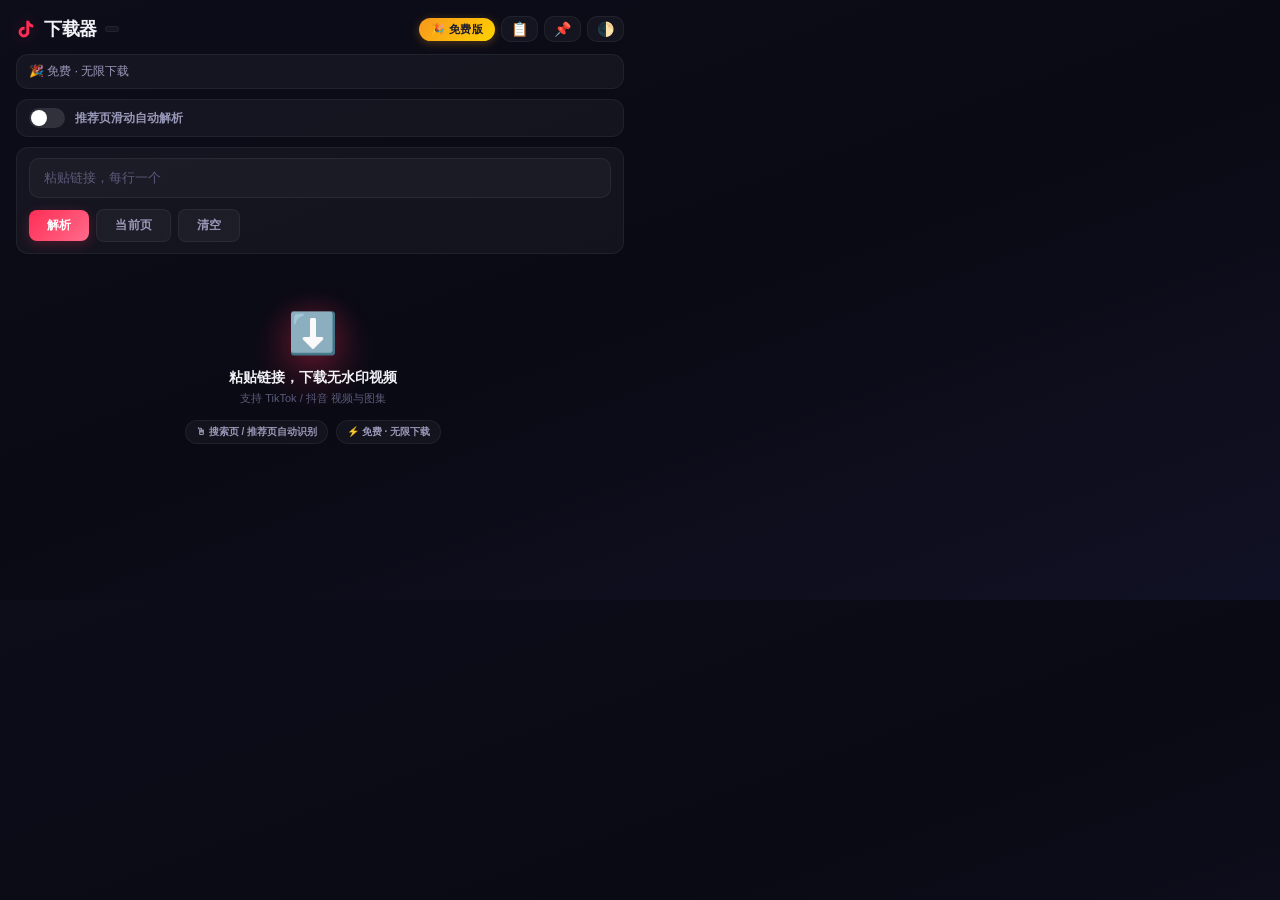
<file: popup.html>
<!DOCTYPE html>
<html lang="zh-CN">
<head>
  <meta charset="UTF-8">
  <meta name="viewport" content="width=device-width, initial-scale=1.0">
  <title>TikTok下载器</title>
  <script>
    // 首屏防主题闪烁：CSS 加载/渲染前先按上次主题锁定配色（浅色系统下默认深色会闪一下）
    try { document.documentElement.className = localStorage.getItem('td_theme') === 'light' ? 'force-light' : 'force-dark'; } catch (e) {}
  </script>
  <link rel="stylesheet" href="popup.css">
</head>
<body>
  <div class="app">
    <header class="header">
      <div class="logo">
        <svg viewBox="0 0 24 24" fill="currentColor" width="18" height="18"><path d="M19.59 6.69a4.83 4.83 0 0 1-3.77-4.25V2h-3.45v13.67a2.89 2.89 0 0 1-5.2 1.74 2.89 2.89 0 0 1 2.31-4.64 2.93 2.93 0 0 1 .88.13V9.4a6.84 6.84 0 0 0-1-.05A6.33 6.33 0 0 0 5 20.1a6.34 6.34 0 0 0 10.86-4.43v-7a8.16 8.16 0 0 0 4.77 1.52v-3.4a4.85 4.85 0 0 1-1-.1z"/></svg>
        <span>下载器</span>
        <span id="versionTag" class="version-tag"></span>
      </div>
      <div class="header-right">
        <span id="statusBadge" class="badge">🎉 免费版</span>
        <button id="bringToFrontBtn" class="icon-btn" title="拉到最前面" style="display:none;">🔝</button>
        <button id="sidePanelBtn" class="icon-btn" title="侧边栏模式（浏览器右侧，不消失）">📋</button>
        <button id="openWindowBtn" class="icon-btn" title="独立窗口（点击别处不消失）">📌</button>
        <button id="themeToggle" class="icon-btn">🌓</button>
      </div>
    </header>

    <div class="status-row">
      <span id="statusText">🎉 免费 · 无限下载</span>
    </div>

    <!-- 推荐页自动解析开关 -->
    <div class="settings-row">
      <label class="setting-toggle">
        <input type="checkbox" id="recommendAutoParse">
        <span class="toggle-slider"></span>
        <span class="setting-label">推荐页滑动自动解析</span>
      </label>
    </div>

    <div class="input-section">
      <textarea id="urlInput" rows="1" placeholder="粘贴链接，每行一个"></textarea>
      <div class="input-actions">
        <button id="parseBtn" class="btn btn-primary">解析</button>
        <button id="stopParseBtn" class="btn btn-danger" style="display:none;">停止</button>
        <button id="grabBtn" class="btn btn-ghost">当前页</button>
        <button id="clearBtn" class="btn btn-ghost">清空</button>
        <div id="statusIndicator" class="status-indicator" style="display:none;">
          <span class="spinner"></span>
          <span id="statusMessage">解析中...</span>
        </div>
      </div>
    </div>

    <div id="resultToolbar" class="result-toolbar" style="display:none;">
      <span id="videoCount">已解析 0 个视频</span>
      <label class="skip-downloaded-label">
        <input type="checkbox" id="skipDownloaded" checked>
        <span>跳过已下载</span>
      </label>
      <button id="downloadAllBtn" class="btn btn-primary btn-sm">⬇ 下载全部</button>
    </div>
    <div id="historyToolbar" class="history-toolbar" style="display:none;">
      <span id="downloadedCount">已下载 0 个视频</span>
      <div class="history-actions">
        <button id="exportHistoryBtn" class="btn btn-ghost btn-xs">导出</button>
        <button id="clearHistoryBtn" class="btn btn-ghost btn-xs">清空</button>
      </div>
    </div>

    <div id="videoList" class="video-list">
      <div class="empty-state">
        <div class="empty-glow"></div>
        <div class="empty-icon">⬇️</div>
        <p class="empty-title">粘贴链接，下载无水印视频</p>
        <p class="empty-sub">支持 TikTok / 抖音 视频与图集</p>
        <div class="empty-tips">
          <span class="tip-chip">🖱 搜索页 / 推荐页自动识别</span>
          <span class="tip-chip">⚡ 免费 · 无限下载</span>
        </div>
      </div>
    </div>

    <div id="toast" class="toast"></div>

    <div id="previewModal" class="preview-modal" style="display:none;">
      <div class="preview-overlay" id="previewOverlay"></div>
      <div class="preview-content">
        <button id="previewClose" class="preview-close">✕</button>
        <video id="previewVideo" controls autoplay playsinline></video>
        <div class="preview-info">
          <div class="preview-title" id="previewTitle"></div>
          <div class="preview-author" id="previewAuthor"></div>
        </div>
      </div>
    </div>
  </div>
  <script src="popup.js"></script>
</body>
</html>
</file>
<file: popup.css>
* { margin: 0; padding: 0; box-sizing: border-box; }
:root {
  --bg: #0a0a14;
  --bg-gradient: linear-gradient(160deg, #0d0d1a 0%, #0a0a14 50%, #111125 100%);
  --bg-card: rgba(255, 255, 255, 0.04);
  --bg-card-hover: rgba(255, 255, 255, 0.08);
  --bg-input: rgba(255, 255, 255, 0.03);
  --border: rgba(255, 255, 255, 0.06);
  --border-hover: rgba(255, 255, 255, 0.12);
  --text: #f0f0f5;
  --text-secondary: #9898b8;
  --text-muted: #5a5a7a;
  --primary: #ff2d55;
  --primary-light: #ff6b8a;
  --primary-glow: rgba(255, 45, 85, 0.25);
  --gold: #f7971e;
  --gold-light: #ffd200;
  --success: #34c759;
  --success-glow: rgba(52, 199, 89, 0.25);
  --error: #ff3b30;
  --error-glow: rgba(255, 59, 48, 0.25);
  --radius: 16px;
  --radius-sm: 12px;
  --radius-xs: 8px;
  --font: -apple-system, BlinkMacSystemFont, 'Segoe UI', 'PingFang SC', 'Microsoft YaHei', sans-serif;
}
@media (prefers-color-scheme: light) {
  :root {
    --bg: #f0f0f5;
    --bg-gradient: linear-gradient(160deg, #f5f5fa 0%, #f0f0f5 50%, #e8e8f0 100%);
    --bg-card: rgba(255, 255, 255, 0.7);
    --bg-card-hover: rgba(255, 255, 255, 0.95);
    --bg-input: rgba(0, 0, 0, 0.025);
    --border: rgba(0, 0, 0, 0.06);
    --border-hover: rgba(0, 0, 0, 0.12);
    --text: #1a1a2e;
    --text-secondary: #666688;
    --text-muted: #9999bb;
  }
}
/* 主题防闪烁：<html> 带 force-light / force-dark 类时强制对应配色。
   popup.html 首屏内联脚本在渲染前按 localStorage 记忆打类，避免弹窗打开瞬间
   浅色系统下先亮一下再切到深色（旧版每次打开都会闪一下）。 */
html.force-dark {
  --bg: #0a0a14;
  --bg-gradient: linear-gradient(160deg, #0d0d1a 0%, #0a0a14 50%, #111125 100%);
  --bg-card: rgba(255, 255, 255, 0.04);
  --bg-card-hover: rgba(255, 255, 255, 0.08);
  --bg-input: rgba(255, 255, 255, 0.03);
  --border: rgba(255, 255, 255, 0.06);
  --border-hover: rgba(255, 255, 255, 0.12);
  --text: #f0f0f5;
  --text-secondary: #9898b8;
  --text-muted: #5a5a7a;
}
html.force-light {
  --bg: #f0f0f5;
  --bg-gradient: linear-gradient(160deg, #f5f5fa 0%, #f0f0f5 50%, #e8e8f0 100%);
  --bg-card: rgba(255, 255, 255, 0.7);
  --bg-card-hover: rgba(255, 255, 255, 0.95);
  --bg-input: rgba(0, 0, 0, 0.025);
  --border: rgba(0, 0, 0, 0.06);
  --border-hover: rgba(0, 0, 0, 0.12);
  --text: #1a1a2e;
  --text-secondary: #666688;
  --text-muted: #9999bb;
}
body {
  /* 默认弹窗宽度 640px（Chrome 弹窗最大约 800px，留出余量）；
     侧边栏/独立窗口模式会覆盖为 width:100% */
  width: 640px;
  max-width: 100vw;
  /* Chrome action popup 最大高度约 600px：超过会被裁掉底部，故固定为 600px 并配合
     overflow:hidden + .app flex 布局，保证内容不跳动、不截断 */
  height: 600px;
  background: var(--bg-gradient);
  color: var(--text);
  font-family: var(--font);
  overflow: hidden;
  padding: 16px 16px 18px;
  transition: background 0.3s;
}
/* 全局 .app：固定高度下 flex 纵向布局，列表 flex:1 撑满，杜绝高度跳动 */
.app {
  height: 100%;
  display: flex;
  flex-direction: column;
}
::-webkit-scrollbar { width: 5px; }
::-webkit-scrollbar-thumb { background: rgba(255,255,255,0.15); border-radius: 5px; }
::-webkit-scrollbar-thumb:hover { background: rgba(255,255,255,0.25); }
::-webkit-scrollbar-track { background: transparent; }
/* ---------- Header ---------- */
.header {
  display: flex;
  justify-content: space-between;
  align-items: center;
  flex-wrap: wrap;
  row-gap: 6px;
  margin-bottom: 12px;
}
.logo {
  display: flex;
  align-items: center;
  gap: 8px;
  font-size: 18px;
  font-weight: 800;
  color: var(--text);
  letter-spacing: -0.3px;
}
.version-tag {
  font-size: 10px;
  font-weight: 700;
  color: var(--text-muted);
  background: var(--bg-card);
  border: 1px solid var(--border);
  padding: 2px 6px;
  border-radius: 6px;
  letter-spacing: 0.3px;
  flex-shrink: 0;
}
.logo svg {
  color: var(--primary);
  filter: drop-shadow(0 0 8px var(--primary-glow));
  width: 20px;
  height: 20px;
}
.header-right { display: flex; align-items: center; gap: 6px; flex-wrap: wrap; }
.badge {
  font-size: 11px;
  font-weight: 800;
  padding: 4px 12px;
  border-radius: 20px;
  background: linear-gradient(135deg, var(--gold), var(--gold-light));
  color: #1a1a2e;
  box-shadow: 0 2px 10px rgba(247, 151, 30, 0.3);
  letter-spacing: 0.3px;
  flex-shrink: 0;
  white-space: nowrap;
}
.icon-btn {
  background: var(--bg-card);
  border: 1px solid var(--border);
  font-size: 14px;
  cursor: pointer;
  color: var(--text-secondary);
  padding: 5px 9px;
  border-radius: 10px;
  transition: all 0.2s cubic-bezier(0.4, 0, 0.2, 1);
  line-height: 1;
  flex-shrink: 0;
  white-space: nowrap;
}
.icon-btn:hover {
  background: var(--bg-card-hover);
  color: var(--text);
  border-color: var(--border-hover);
}
/* ---------- Status Row ---------- */
.status-row {
  display: flex;
  justify-content: space-between;
  align-items: center;
  font-size: 12px;
  color: var(--text-secondary);
  padding: 8px 12px;
  background: var(--bg-card);
  border: 1px solid var(--border);
  border-radius: var(--radius-sm);
  margin-bottom: 10px;
}
.status-row strong { color: var(--primary); font-weight: 800; }
/* ---------- Settings Row ---------- */
.settings-row {
  display: flex;
  align-items: center;
  margin-bottom: 10px;
  padding: 8px 12px;
  background: var(--bg-card);
  border: 1px solid var(--border);
  border-radius: var(--radius-sm);
}
.setting-toggle {
  display: flex;
  align-items: center;
  gap: 10px;
  cursor: pointer;
  user-select: none;
  font-size: 12px;
  color: var(--text-secondary);
  font-weight: 600;
}
.setting-toggle input[type="checkbox"] {
  display: none;
}
.toggle-slider {
  position: relative;
  width: 36px;
  height: 20px;
  background: var(--border-hover);
  border-radius: 20px;
  transition: all 0.3s;
  flex-shrink: 0;
}
.toggle-slider::before {
  content: '';
  position: absolute;
  top: 2px;
  left: 2px;
  width: 16px;
  height: 16px;
  background: #fff;
  border-radius: 50%;
  transition: all 0.3s;
  box-shadow: 0 1px 3px rgba(0,0,0,0.2);
}
.setting-toggle input[type="checkbox"]:checked + .toggle-slider {
  background: linear-gradient(135deg, var(--primary), var(--primary-light));
  box-shadow: 0 0 8px var(--primary-glow);
}
.setting-toggle input[type="checkbox"]:checked + .toggle-slider::before {
  left: 18px;
}
.setting-label {
  transition: color 0.2s;
}
.setting-toggle input[type="checkbox"]:checked ~ .setting-label {
  color: var(--text);
}
/* ---------- Input Section ---------- */
.input-section {
  margin-bottom: 12px;
  padding: 10px 12px 11px;
  background: var(--bg-card);
  border: 1px solid var(--border);
  border-radius: var(--radius-sm);
}
.input-section textarea {
  width: 100%;
  padding: 10px 14px;
  background: var(--bg-input);
  border: 1px solid var(--border);
  border-radius: 10px;
  color: var(--text);
  font-size: 13px;
  font-family: var(--font);
  resize: none;
  min-height: 38px;
  transition: all 0.2s;
  line-height: 1.4;
}
.input-section textarea:focus {
  outline: none;
  border-color: var(--primary);
  box-shadow: 0 0 0 3px var(--primary-glow);
  background: var(--bg-card);
}
.input-section textarea::placeholder { color: var(--text-muted); }
.input-actions {
  display: flex;
  gap: 7px;
  margin-top: 7px;
  align-items: center;
  flex-wrap: wrap;
}
.btn {
  padding: 7px 18px;
  border: none;
  border-radius: var(--radius-xs);
  font-size: 12px;
  font-weight: 700;
  cursor: pointer;
  transition: all 0.2s cubic-bezier(0.4, 0, 0.2, 1);
  font-family: var(--font);
  letter-spacing: 0.2px;
  white-space: nowrap;
}
.btn-primary {
  background: linear-gradient(135deg, var(--primary), var(--primary-light));
  color: #fff;
  box-shadow: 0 3px 12px var(--primary-glow);
}
.btn-primary:hover { box-shadow: 0 5px 18px var(--primary-glow); }
.btn-primary:active { transform: scale(0.98); }
.btn-ghost {
  background: var(--bg-card);
  color: var(--text-secondary);
  border: 1px solid var(--border);
}
.btn-ghost:hover { background: var(--bg-card-hover); color: var(--text); border-color: var(--border-hover); }
.btn-danger {
  background: linear-gradient(135deg, #ff3b30, #ff6b6b);
  color: #fff;
  border: none;
  font-weight: 800;
  box-shadow: 0 3px 12px var(--error-glow);
}
.btn-danger:hover { box-shadow: 0 5px 18px var(--error-glow); }
/* ---------- Status Indicator ---------- */
.status-indicator {
  display: inline-flex;
  align-items: center;
  gap: 6px;
  font-size: 12px;
  color: var(--text-secondary);
  padding: 5px 12px;
  background: var(--bg-card);
  border-radius: var(--radius-xs);
  border: 1px solid var(--border);
  animation: fadeIn 0.3s ease;
  font-weight: 500;
}
.status-indicator .spinner {
  display: inline-block;
  width: 13px;
  height: 13px;
  border: 2px solid var(--border);
  border-top: 2px solid var(--primary);
  border-radius: 50%;
  animation: spin 0.6s linear infinite;
}
@keyframes spin { to { transform: rotate(360deg); } }
@keyframes fadeIn { from { opacity: 0; transform: scale(0.9); } to { opacity: 1; transform: scale(1); } }
.status-indicator.error .spinner { border-top-color: var(--error); }
.status-indicator.error { color: var(--error); border-color: rgba(255, 59, 48, 0.3); }
/* ---------- Result Toolbar ---------- */
.result-toolbar {
  display: flex;
  justify-content: space-between;
  align-items: center;
  padding: 9px 14px;
  margin-bottom: 8px;
  font-size: 12px;
  color: var(--text-secondary);
  background: var(--bg-card);
  border-radius: var(--radius-sm);
  border: 1px solid var(--border);
  gap: 8px;
}
.result-toolbar #videoCount { font-weight: 700; color: var(--text); }
.result-toolbar .btn-sm {
  padding: 6px 16px;
  font-size: 12px;
  font-weight: 800;
  box-shadow: 0 2px 10px var(--primary-glow);
}
.skip-downloaded-label {
  display: flex;
  align-items: center;
  gap: 5px;
  cursor: pointer;
  font-size: 11px;
  color: var(--text-secondary);
  user-select: none;
  font-weight: 500;
}
.skip-downloaded-label input[type="checkbox"] {
  width: 14px;
  height: 14px;
  cursor: pointer;
  accent-color: var(--primary);
}
.history-toolbar {
  display: flex;
  justify-content: space-between;
  align-items: center;
  padding: 7px 14px;
  margin-bottom: 8px;
  font-size: 11px;
  color: var(--text-muted);
  background: var(--bg-card);
  border-radius: var(--radius-sm);
  border: 1px solid var(--border);
}
.history-toolbar .history-actions {
  display: flex;
  gap: 6px;
}
.history-toolbar .btn-xs {
  padding: 4px 12px;
  font-size: 11px;
  font-weight: 700;
}
/* ---------- Video List ---------- */
.video-list {
  flex: 1;
  overflow-y: auto;
  scrollbar-gutter: stable;
  scrollbar-width: thin;
  display: flex;
  flex-direction: column;
  gap: 8px;
  padding-right: 4px;
  max-height: none;
  min-height: 60px;
}
.empty-state {
  position: relative;
  text-align: center;
  padding: 44px 16px;
  color: var(--text-muted);
  display: flex;
  flex-direction: column;
  align-items: center;
  gap: 4px;
}
.empty-glow {
  position: absolute;
  top: 24px;
  left: 50%;
  transform: translateX(-50%);
  width: 120px;
  height: 120px;
  background: radial-gradient(circle, var(--primary-glow) 0%, transparent 70%);
  opacity: 0.7;
  pointer-events: none;
}
.empty-icon {
  position: relative;
  font-size: 40px;
  margin-bottom: 8px;
  filter: drop-shadow(0 4px 14px var(--primary-glow));
}
.empty-title {
  position: relative;
  font-size: 14px;
  font-weight: 700;
  color: var(--text);
}
.empty-sub {
  position: relative;
  font-size: 11px;
  color: var(--text-muted);
  margin-bottom: 10px;
}
.empty-tips {
  position: relative;
  display: flex;
  gap: 8px;
  flex-wrap: wrap;
  justify-content: center;
}
.tip-chip {
  font-size: 10px;
  font-weight: 600;
  padding: 4px 10px;
  border-radius: 20px;
  background: var(--bg-card);
  border: 1px solid var(--border);
  color: var(--text-secondary);
  white-space: nowrap;
}
/* ---------- Video Card ---------- */
.video-card {
  display: flex;
  align-items: center;
  gap: 12px;
  padding: 10px 12px;
  background: var(--bg-card);
  border-radius: var(--radius-sm);
  border: 1px solid var(--border);
  transition: all 0.2s cubic-bezier(0.4, 0, 0.2, 1);
  position: relative;
}
.video-card:hover {
  background: var(--bg-card-hover);
  border-color: var(--border-hover);
  box-shadow: 0 4px 18px rgba(0, 0, 0, 0.18);
}
.video-card .btn-delete-corner {
  position: absolute;
  top: 5px;
  right: 5px;
  background: transparent;
  border: none;
  color: var(--text-muted);
  font-size: 14px;
  cursor: pointer;
  padding: 4px 8px;
  z-index: 10;
  transition: all 0.2s;
  line-height: 1;
  border-radius: 8px;
  opacity: 0;
}
.video-card:hover .btn-delete-corner { opacity: 1; }
.video-card .btn-delete-corner:hover {
  color: var(--error);
  background: rgba(255, 59, 48, 0.12);
  transform: scale(1.1);
}
/* Cover */
.video-card .cover {
  width: 72px;
  height: 72px;
  border-radius: var(--radius-xs);
  overflow: hidden;
  flex-shrink: 0;
  background: var(--bg-input);
  position: relative;
  cursor: pointer;
  box-shadow: 0 3px 10px rgba(0, 0, 0, 0.25);
  transition: transform 0.2s;
}
.video-card .cover:hover { transform: scale(1.03); }
.video-card .cover img { width: 100%; height: 100%; object-fit: cover; }
.video-card .cover .dur {
  position: absolute;
  bottom: 4px;
  right: 4px;
  background: rgba(0, 0, 0, 0.8);
  font-size: 9px;
  padding: 2px 6px;
  border-radius: 5px;
  color: #fff;
  font-weight: 700;
}
.video-card .cover .source-badge {
  position: absolute;
  top: 4px;
  left: 4px;
  background: rgba(0, 0, 0, 0.75);
  font-size: 8px;
  padding: 2px 6px;
  border-radius: 5px;
  color: #fff;
  font-weight: 700;
}
/* Info */
.video-card .info {
  flex: 1;
  min-width: 0;
  padding-right: 8px;
}
.video-card .info .title {
  font-size: 13px;
  font-weight: 600;
  display: -webkit-box;
  -webkit-line-clamp: 2;
  -webkit-box-orient: vertical;
  overflow: hidden;
  cursor: pointer;
  color: var(--text);
  line-height: 1.35;
  max-height: 2.7em;
  padding-right: 16px;
  transition: color 0.2s;
}
.video-card .info .title:hover { color: var(--primary); }
.video-card .info .meta {
  font-size: 11px;
  color: var(--text-secondary);
  display: flex;
  gap: 8px;
  margin-top: 5px;
  align-items: center;
  flex-wrap: wrap;
  row-gap: 3px;
}
.video-card .info .meta .quality {
  color: var(--primary);
  font-weight: 800;
  background: var(--primary-glow);
  padding: 2px 7px;
  border-radius: 5px;
  font-size: 10px;
}
.video-card .info .meta .author {
  display: flex;
  align-items: center;
  gap: 3px;
  font-weight: 500;
}
.video-card .info .meta .file-size {
  color: var(--text-muted);
  font-size: 10px;
}
.video-card .info .meta .likes {
  color: var(--text-secondary);
  font-size: 10px;
  font-weight: 600;
}
/* ---------- Download Progress Bar ---------- */
.download-progress {
  display: flex;
  align-items: center;
  gap: 8px;
  margin-top: 8px;
  width: 100%;
}
.progress-bar {
  flex: 1;
  height: 6px;
  background: var(--border);
  border-radius: 4px;
  overflow: hidden;
  min-width: 0;
}
.progress-fill {
  height: 100%;
  width: 0%;
  background: linear-gradient(90deg, var(--primary), var(--primary-light));
  border-radius: 4px;
  transition: width 0.3s ease;
  box-shadow: 0 0 8px var(--primary-glow);
}
.progress-text {
  font-size: 10px;
  color: var(--text-secondary);
  white-space: nowrap;
  flex-shrink: 0;
  min-width: 75px;
  text-align: right;
  font-weight: 600;
}
/* ---------- Actions / Circular Download Button ---------- */
.video-card .actions {
  display: flex;
  gap: 4px;
  flex-shrink: 0;
  flex-direction: column;
  align-items: center;
}
.video-card .actions .btn-dl {
  width: 38px;
  height: 38px;
  border-radius: 50%;
  background: linear-gradient(135deg, var(--primary), var(--primary-light));
  color: #fff;
  border: none;
  font-size: 15px;
  cursor: pointer;
  font-weight: 700;
  transition: all 0.2s cubic-bezier(0.4, 0, 0.2, 1);
  display: flex;
  align-items: center;
  justify-content: center;
  box-shadow: 0 3px 12px var(--primary-glow);
}
.video-card .actions .btn-dl:hover {
  transform: scale(1.12);
  box-shadow: 0 5px 18px var(--primary-glow);
}
.video-card .actions .btn-dl:active { transform: scale(0.95); }
.video-card .actions .btn-dl:disabled {
  cursor: wait;
  transform: none;
}
/* 已下载状态 */
.video-card .actions .btn-dl.btn-downloaded {
  background: linear-gradient(135deg, var(--success), #30d158);
  box-shadow: 0 3px 12px var(--success-glow);
}
.video-card .actions .btn-dl.btn-downloaded:hover {
  background: linear-gradient(135deg, var(--primary), var(--primary-light));
  box-shadow: 0 5px 18px var(--primary-glow);
}
/* Download success state */
.video-card .actions .btn-dl.dl-success {
  background: linear-gradient(135deg, var(--success), #30d158);
  box-shadow: 0 3px 12px var(--success-glow);
  animation: popIn 0.3s ease;
}
@keyframes popIn {
  0% { transform: scale(0.8); }
  50% { transform: scale(1.15); }
  100% { transform: scale(1); }
}
/* Download error / retry state */
.video-card .actions .btn-dl.dl-error {
  background: linear-gradient(135deg, var(--error), #ff6b6b);
  box-shadow: 0 3px 12px var(--error-glow);
  animation: shake 0.4s ease;
}
@keyframes shake {
  0%, 100% { transform: translateX(0); }
  25% { transform: translateX(-2px); }
  75% { transform: translateX(2px); }
}
/* ---------- Toast ---------- */
.toast {
  position: fixed;
  bottom: 16px;
  left: 50%;
  transform: translateX(-50%) translateY(50px);
  padding: 8px 20px;
  background: rgba(0, 0, 0, 0.9);
  color: #fff;
  border-radius: 12px;
  font-size: 12px;
  font-weight: 600;
  z-index: 999;
  opacity: 0;
  transition: 0.3s cubic-bezier(0.34, 1.56, 0.64, 1);
  pointer-events: none;
  border: 1px solid rgba(255, 255, 255, 0.08);
  box-shadow: 0 6px 24px rgba(0, 0, 0, 0.35);
}
.toast.show { opacity: 1; transform: translateX(-50%) translateY(0); }
/* ---------- Preview Modal ---------- */
.preview-modal {
  position: fixed;
  top: 0;
  right: 0;
  bottom: 0;
  left: 0;
  inset: 0;
  z-index: 2000;
  display: flex;
  align-items: center;
  justify-content: center;
}
.preview-overlay {
  position: absolute;
  top: 0;
  right: 0;
  bottom: 0;
  left: 0;
  inset: 0;
  background: rgba(0, 0, 0, 0.85);
}
.preview-content {
  position: relative;
  width: 92%;
  max-width: 340px;
  background: var(--bg);
  border-radius: var(--radius);
  overflow: hidden;
  box-shadow: 0 24px 70px rgba(0, 0, 0, 0.5);
  border: 1px solid var(--border);
}
.preview-close {
  position: absolute;
  top: 10px;
  right: 10px;
  width: 30px;
  height: 30px;
  border: none;
  border-radius: 50%;
  background: rgba(0, 0, 0, 0.7);
  color: #fff;
  font-size: 14px;
  cursor: pointer;
  z-index: 10;
  transition: all 0.2s;
}
.preview-close:hover { background: var(--primary); transform: scale(1.1); }
#previewVideo { width: 100%; max-height: 380px; background: #000; display: block; }
.preview-info { padding: 12px 16px; }
.preview-title {
  font-size: 13px;
  font-weight: 700;
  white-space: nowrap;
  overflow: hidden;
  text-overflow: ellipsis;
}
.preview-author { font-size: 11px; color: var(--text-secondary); margin-top: 3px; }
/* ===== 独立窗口模式：自适应窗口大小 ===== */
body.window-mode {
  width: 100%;
  height: 100vh;
  max-height: none;
  min-height: 100vh;
  overflow: hidden;
  padding: 14px 16px 16px;
}
body.window-mode .app {
  height: 100%;
  display: flex;
  flex-direction: column;
}
body.window-mode .video-list {
  flex: 1;
  overflow-y: auto;
  min-height: 0;
  max-height: none;
}
/* ===== 侧边栏模式：自适应侧边栏大小 ===== */
body.sidepanel-mode {
  width: 100%;
  height: 100vh;
  max-height: none;
  min-height: 100vh;
  overflow: hidden;
  padding: 12px 14px 14px;
}
body.sidepanel-mode .app {
  height: 100%;
  display: flex;
  flex-direction: column;
}
body.sidepanel-mode .video-list {
  flex: 1;
  overflow-y: auto;
  min-height: 0;
  max-height: none;
}
/* 侧边栏窄屏适配 */
body.sidepanel-mode .header { margin-bottom: 8px; }
body.sidepanel-mode .logo { font-size: 15px; }
body.sidepanel-mode .logo svg { width: 18px; height: 18px; }
body.sidepanel-mode .status-row { padding: 7px 10px; font-size: 11px; margin-bottom: 8px; }
body.sidepanel-mode .input-section textarea { padding: 8px 12px; font-size: 12px; min-height: 34px; }
body.sidepanel-mode .btn { padding: 6px 14px; font-size: 11px; }
body.sidepanel-mode .result-toolbar { padding: 7px 10px; font-size: 11px; flex-wrap: wrap; gap: 6px; }
body.sidepanel-mode .result-toolbar .btn-sm { padding: 5px 12px; font-size: 11px; }
body.sidepanel-mode .history-toolbar { padding: 6px 10px; font-size: 10px; flex-wrap: wrap; gap: 6px; }
body.sidepanel-mode .video-card {
  gap: 10px;
  padding: 8px 10px;
}
body.sidepanel-mode .video-card .cover {
  width: 62px;
  height: 62px;
}
body.sidepanel-mode .video-card .info .title {
  font-size: 12px;
  padding-right: 14px;
}
body.sidepanel-mode .video-card .info .meta {
  font-size: 10px;
  gap: 6px;
  margin-top: 4px;
}
body.sidepanel-mode .video-card .actions .btn-dl {
  width: 34px;
  height: 34px;
  font-size: 13px;
}
body.sidepanel-mode .skip-downloaded-label { font-size: 10px; }
body.sidepanel-mode .icon-btn { padding: 4px 7px; font-size: 13px; }
body.sidepanel-mode .badge { font-size: 10px; padding: 3px 10px; }
/* ===== 浏览器兼容修复 =====
 * 老内核浏览器（Chrome/Edge < 84、Safari < 14.1、部分国产浏览器）不支持 flex gap，
 * 所有 flex 子元素会失去间距而"叠在一起"。用相邻兄弟 margin 精确模拟各容器 gap。 */
@supports not (gap: 1px) {
  .logo > * + *,
  .header-right > * + *,
  .history-actions > * + *,
  .status-indicator > * + * {
    margin-left: 6px;
  }
  .input-actions > * + * { margin-left: 7px; }
  .result-toolbar > * + *,
  .skip-downloaded-label > * + *,
  .download-progress > * + * { margin-left: 8px; }
  .setting-toggle > * + * { margin-left: 10px; }
  .video-card > * + * { margin-left: 12px; }
  .video-card .info .meta > * + * { margin-left: 8px; }
  .video-card .info .meta .author > * + * { margin-left: 3px; }
  .video-card .actions > * + * { margin-top: 4px; }
  .header { row-gap: 6px; }
}
/* 极窄侧边栏（<400px）：隐藏"免费版"徽章并压缩按钮，防止换行挤压重叠 */
@media (max-width: 400px) {
  body.sidepanel-mode .badge { display: none; }
  body.sidepanel-mode .header-right { gap: 4px; }
  body.sidepanel-mode .icon-btn { padding: 4px 6px; font-size: 12px; }
  body.sidepanel-mode .video-card { gap: 8px; padding: 8px 8px; }
  body.sidepanel-mode .video-card .cover { width: 56px; height: 56px; }
}
</file>
